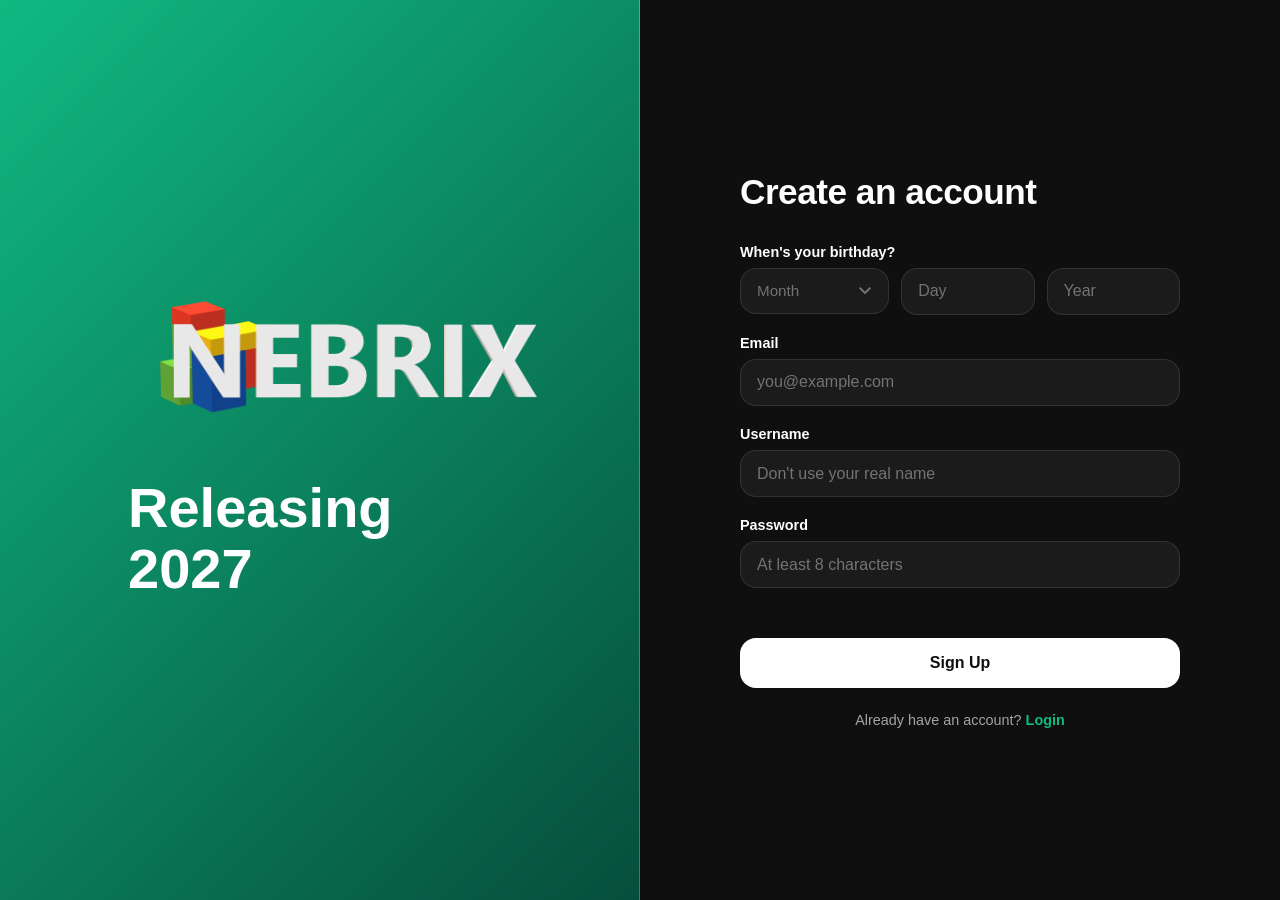
<file: index.html>
<!DOCTYPE html>
<html lang="en">
<head>
    <meta charset="UTF-8">
    <meta name="viewport" content="width=device-width, initial-scale=1.0">
    <title>Nebrix - Create Account</title>
    <link rel="icon" type="image/svg+xml" href="assets/images/nebrixlogo.png">
    <link href="https://fonts.googleapis.com/css2?family=Material+Symbols+Outlined:opsz,wght,FILL,GRAD@24,400,0,0&display=block" rel="stylesheet">
    <link rel="stylesheet" href="style.css">
    <script src="nebrix.js"></script>
</head>
<body>

    <div class="split-layout">
        <div class="left-pane">
            <div class="brand-content">
                <a href="#" class="nav-brand">
                    <img src="assets/images/nebrixlogo2.png" alt="Nebrix Logo" class="nav-logo-img">
                </a>
              <h1>Releasing 2027</h1>
            </div>
        </div>

        <div class="right-pane">
            <div class="form-container anim-fade-in-up">
                <h2>Create an account</h2>
                
                <form id="signup-form" class="anim-stagger-children">
                    <div class="form-group">
                        <label>When's your birthday?</label>
                        <div class="date-selects">
                            <div class="select-wrapper">
                                <select id="month" required>
                                    <option value="" disabled selected>Month</option>
                                    <option value="1">January</option>
                                    <option value="2">February</option>
                                    <option value="3">March</option>
                                    <option value="4">April</option>
                                    <option value="5">May</option>
                                    <option value="6">June</option>
                                    <option value="7">July</option>
                                    <option value="8">August</option>
                                    <option value="9">September</option>
                                    <option value="10">October</option>
                                    <option value="11">November</option>
                                    <option value="12">December</option>
                                </select>
                                <span class="material-symbols-outlined dropdown-icon">expand_more</span>
                            </div>
                            <input type="number" id="day" placeholder="Day" min="1" max="31" required>
                            <input type="number" id="year" placeholder="Year" min="1900" max="2026" required>
                        </div>
                    </div>

                    <div class="form-group">
                        <label for="email">Email</label>
                        <input type="email" id="email" placeholder="you@example.com" required>
                    </div>

                    <div class="form-group">
                        <label for="username">Username</label>
                        <input type="text" id="username" placeholder="Don't use your real name" required>
                    </div>

                    <div class="form-group">
                        <label for="password">Password</label>
                        <input type="password" id="password" placeholder="At least 8 characters" required>
                    </div>

                    <p id="auth-error" style="color:#ef4444; font-size:0.85rem; font-weight:600; min-height:20px; margin-bottom:10px; text-align:center;"></p>

                    <button type="submit" class="submit-btn" id="submit-btn">Sign Up</button>

                    <p class="login-link">
                        Already have an account? <a href="#" class="link-underline" onclick="showLoginModal(); return false;">Login</a>
                    </p>
                </form>
            </div>
        </div>
    </div>

    <script>
        document.querySelector('.submit-btn').addEventListener('click', function(e) {
            const ripple = document.createElement('span');
            ripple.className = 'ripple';
            
            const rect = this.getBoundingClientRect();
            const size = Math.max(rect.width, rect.height);
            ripple.style.width = ripple.style.height = size + 'px';
            ripple.style.left = (e.clientX - rect.left - size / 2) + 'px';
            ripple.style.top = (e.clientY - rect.top - size / 2) + 'px';
            
            this.appendChild(ripple);
            
            ripple.addEventListener('animationend', () => {
                ripple.remove();
            });
        });

        document.getElementById('signup-form').addEventListener('submit', async (e) => {
            e.preventDefault();
            
            const username = document.getElementById('username').value.trim();
            const email = document.getElementById('email').value.trim();
            const password = document.getElementById('password').value;
            const month = parseInt(document.getElementById('month').value);
            const day = parseInt(document.getElementById('day').value);
            const year = parseInt(document.getElementById('year').value);
            const errorMsg = document.getElementById('auth-error');
            const btn = document.getElementById('submit-btn');
            const form = document.getElementById('signup-form');

            errorMsg.textContent = "";
            
            if (!month || !day || !year) {
                errorMsg.textContent = "Please enter your complete birthday.";
                form.classList.add('anim-shake');
                setTimeout(() => form.classList.remove('anim-shake'), 500);
                return;
            }
            
            if (!email || !username || !password) {
                errorMsg.textContent = "Please fill in all fields.";
                form.classList.add('anim-shake');
                setTimeout(() => form.classList.remove('anim-shake'), 500);
                return;
            }
            
            btn.textContent = "Creating account";
            btn.classList.add('btn-loading');
            btn.style.opacity = "0.8";
            btn.style.pointerEvents = "none";

            try {
                const res = await fetch(API + "/register", {
                    method: "POST",
                    headers: { "Content-Type": "application/json" },
                    body: JSON.stringify({ 
                        username, 
                        email,
                        password,
                        birthYear: year,
                        birthMonth: month,
                        birthDay: day
                    })
                });
                
                const data = await res.json();

                if (data.message || res.ok) {
                    btn.textContent = "✓ Account Created!";
                    btn.classList.remove('btn-loading');
                    btn.style.background = "#10b981";
                    btn.style.borderColor = "#10b981";
                    btn.style.color = "#fff";
                    
                    setTimeout(async () => {
                        const loginRes = await fetch(API + "/login", {
                            method: "POST",
                            headers: { "Content-Type": "application/json" },
                            body: JSON.stringify({ username, password })
                        });
                        
                        const loginData = await loginRes.json();
                        
                        if (loginData.token) {
                            saveSession(loginData.token, username);
                            window.location.href = "home.html";
                        } else {
                            errorMsg.textContent = "Account created! Please log in.";
                            errorMsg.style.color = "#10b981";
                            btn.textContent = "Sign Up";
                            btn.style.background = "";
                            btn.style.borderColor = "";
                            btn.style.color = "";
                            btn.style.opacity = "1";
                            btn.style.pointerEvents = "auto";
                            showLoginModal();
                        }
                    }, 500);
                } else {
                    errorMsg.textContent = data.error || "Registration failed.";
                    btn.textContent = "Sign Up";
                    btn.classList.remove('btn-loading');
                    btn.style.opacity = "1";
                    btn.style.pointerEvents = "auto";
                    form.classList.add('anim-shake');
                    setTimeout(() => form.classList.remove('anim-shake'), 500);
                }
            } catch (err) {
                errorMsg.textContent = "Could not reach Nebrix servers.";
                btn.textContent = "Sign Up";
                btn.classList.remove('btn-loading');
                btn.style.opacity = "1";
                btn.style.pointerEvents = "auto";
                form.classList.add('anim-shake');
                setTimeout(() => form.classList.remove('anim-shake'), 500);
            }
        });
    </script>
</body>
</html>
</file>
<file: style.css>
:root {
    --green-top:    #10b981;
    --green-bottom: #064e3b;
    --bg-dark:      #0f0f0f;
    --bg-panel:     rgba(255, 255, 255, 0.03);
    --text-main:    #ffffff;
    --text-body:    #a3a3a3;
    --text-muted:   #737373;
    --btn-green:    #10b981;
    --btn-hover:    #059669;
    --border-color: rgba(255, 255, 255, 0.1);
    --input-bg:     rgba(255, 255, 255, 0.05);
    --radius-md:    16px;
    --radius-lg:    12px;
    
    --nav-h: 60px;
}

*, *::before, *::after {
    margin: 0;
    padding: 0;
    box-sizing: border-box;
    font-family: 'Segoe UI', Tahoma, Geneva, Verdana, sans-serif;
}

body {
    background-color: var(--bg-dark);
    color: var(--text-main);
    overflow-x: hidden;
}

a { color: inherit; text-decoration: none; }

.split-layout { display: flex; height: 100vh; width: 100vw; background-color: var(--bg-dark); }
.left-pane {
    flex: 1; max-width: 50%;
    background: linear-gradient(135deg, var(--green-top) 0%, var(--green-bottom) 100%);
    display: flex; flex-direction: column; justify-content: center;
    padding: 4rem 10%; margin: 0; height: 100vh;
    border-right: 1px solid rgba(255, 255, 255, 0.1);
}
.brand-content { position: relative; z-index: 1; }
.logo {
    display: inline-flex; align-items: center; gap: 0.75rem; font-size: 2rem;
    font-weight: 800; color: var(--text-main); text-decoration: none;
    margin-bottom: 4rem; letter-spacing: -0.5px;
}
.brand-content h1 { font-size: 3.5rem; line-height: 1.1; margin-bottom: 1.5rem; font-weight: 800; }
.brand-content h1 .accent { color: var(--text-main); }
.brand-content p { color: rgba(255, 255, 255, 0.9); font-size: 1.15rem; line-height: 1.6; max-width: 95%; }

.right-pane {
    flex: 1; display: flex; justify-content: center; align-items: center;
    background-color: var(--bg-dark); padding: 2rem; overflow-y: auto;
}

.form-container { width: 100%; max-width: 440px; }
.form-container h2 { font-size: 2.2rem; font-weight: 700; margin-bottom: 2rem; letter-spacing: -0.5px; }
.form-group { margin-bottom: 1.25rem; }
.form-group label { display: block; font-size: 0.9rem; font-weight: 600; color: var(--text-main); margin-bottom: 0.5rem; }

input[type="text"], input[type="password"], input[type="number"], input[type="email"] {
    width: 100%; background-color: var(--input-bg); border: 1px solid var(--border-color);
    color: var(--text-main); padding: 0.85rem 1rem; border-radius: var(--radius-md);
    font-size: 1rem; outline: none; transition: border-color 0.2s, background-color 0.2s, box-shadow 0.2s;
}
input[type="text"]:focus, input[type="password"]:focus, input[type="number"]:focus, input[type="email"]:focus {
    border-color: var(--btn-green); background-color: rgba(255, 255, 255, 0.08); box-shadow: 0 0 0 3px rgba(16, 185, 129, 0.15);
}
input::placeholder { color: var(--text-muted); }
input[type="number"]::-webkit-inner-spin-button, input[type="number"]::-webkit-outer-spin-button { -webkit-appearance: none; margin: 0; }
input[type="number"] { -moz-appearance: textfield; }

.date-selects { display: flex; gap: 0.75rem; }
.date-selects input[type="number"] { flex: 1; }
.select-wrapper { flex: 1.5; position: relative; }
.select-wrapper select {
    width: 100%; appearance: none; background-color: var(--input-bg); border: 1px solid var(--border-color);
    color: var(--text-main); padding: 0.85rem 2.5rem 0.85rem 1rem; border-radius: var(--radius-md);
    font-size: 0.95rem; outline: none; cursor: pointer; transition: border-color 0.2s, background-color 0.2s, box-shadow 0.2s;
}
.select-wrapper select:hover { background-color: rgba(255, 255, 255, 0.08); }
.select-wrapper select:focus {
    border-color: var(--btn-green); background-color: rgba(255, 255, 255, 0.08); box-shadow: 0 0 0 3px rgba(16, 185, 129, 0.15);
}
.select-wrapper select:invalid { color: var(--text-muted); }
.select-wrapper select option { background-color: var(--bg-dark); color: var(--text-main); padding: 10px; }
.dropdown-icon { position: absolute; right: 0.75rem; top: 50%; transform: translateY(-50%); pointer-events: none; color: var(--text-muted); transition: transform 0.3s ease, color 0.2s ease; }
.select-wrapper select:focus ~ .dropdown-icon { color: var(--btn-green); transform: translateY(-50%) rotate(180deg); }

.gender-options { display: flex; gap: 0.75rem; }
.gender-btn { flex: 0 0 auto; cursor: pointer; }
.gender-btn input[type="radio"] { display: none; }
.gender-box {
    background-color: var(--input-bg); border: 1px solid var(--border-color); border-radius: var(--radius-md);
    padding: 0.5rem 1.5rem; display: flex; justify-content: center; align-items: center; transition: all 0.2s; color: var(--text-muted);
}
.gender-btn input[type="radio"]:checked + .gender-box {
    border-color: var(--btn-green); color: var(--btn-green); background-color: rgba(16, 185, 129, 0.1); box-shadow: 0 0 0 3px rgba(16, 185, 129, 0.15);
}
.gender-box:hover { background-color: rgba(255, 255, 255, 0.1); }
.terms { font-size: 0.75rem; color: var(--text-muted); margin: 1.5rem 0; line-height: 1.5; }
.terms a { color: var(--text-body); text-decoration: underline; }
.terms a:hover { color: var(--text-main); }
.login-link { text-align: center; font-size: 0.9rem; color: var(--text-body); }
.login-link a { color: var(--btn-green); text-decoration: none; font-weight: 600; }
.login-link a:hover { text-decoration: underline; }
.nav-brand { display: flex; align-items: center; gap: 0.5rem; text-decoration: none; }
.nav-logo-img { width: 450px; height: auto; display: block; margin-bottom: 2rem; }

.submit-btn {
    width: 100%; background-color: var(--text-main); color: var(--bg-dark); border: none; padding: 1rem;
    font-size: 1rem; font-weight: 700; border-radius: var(--radius-md); cursor: pointer; transition: all 0.2s; margin-bottom: 1.5rem;
    position: relative; overflow: hidden;
}
.submit-btn:hover { background-color: var(--btn-green); color: var(--text-main); transform: translateY(-1px); }
.submit-btn::before {
    content: '';
    position: absolute;
    top: 0;
    left: -100%;
    width: 100%;
    height: 100%;
    background: linear-gradient(90deg, transparent, rgba(255, 255, 255, 0.25), transparent);
    transition: left 0.5s ease;
}
.submit-btn:hover::before { left: 100%; }

.btn-primary { 
    background: var(--btn-green); border: none; cursor: pointer; font-size: 0.95rem; font-weight: 700; color: #fff; 
    padding: 12px 24px; border-radius: var(--radius-md); display: inline-flex; align-items: center; gap: 8px; transition: all 0.2s;
}
.btn-primary:hover { background: var(--btn-hover); transform: translateY(-1px); }

.btn-secondary { 
    background: var(--input-bg); border: 1px solid var(--border-color); cursor: pointer; font-size: 0.95rem; font-weight: 700; 
    color: var(--text-main); padding: 12px 24px; border-radius: var(--radius-md); display: inline-flex; align-items: center; gap: 8px; transition: all 0.2s;
}
.btn-secondary:hover { background: rgba(255,255,255,0.08); border-color: var(--text-muted); }

#nebrix-nav {
    position: fixed; top: 0; width: 100%; z-index: 1000;
    display: flex; align-items: center; height: var(--nav-h);
    background: rgba(15, 15, 15, 0.85);
    backdrop-filter: blur(12px);
    border-bottom: 1px solid var(--border-color);
    padding: 0 20px;
}
.nav-brand-link {
    display: flex; align-items: center; gap: 10px;
    text-decoration: none; color: var(--text-main);
    padding-right: 20px; border-right: 1px solid var(--border-color);
    height: 100%;
}
.nav-logo-icon { width: 26px; height: 26px; }
.nav-brand-text { font-size: 1.1rem; font-weight: 800; letter-spacing: -0.3px; }
.nav-links { display: flex; height: 100%; margin-right: auto; }
.nav-links a {
    display: flex; align-items: center; padding: 0 18px;
    font-size: 0.88rem; font-weight: 600; color: var(--text-body);
    text-decoration: none; border-bottom: 3px solid transparent;
    transition: all 0.2s ease;
}
.nav-links a:hover, .nav-links a.active {
    color: var(--text-main);
    border-bottom-color: var(--btn-green);
    background: rgba(16, 185, 129, 0.05);
}
.nav-right { display: flex; align-items: center; gap: 8px; height: 100%; }
.nav-btn {
    display: inline-flex; align-items: center;
    padding: 8px 16px; border-radius: 10px;
    font-size: 0.82rem; font-weight: 700; text-transform: uppercase;
    letter-spacing: 0.3px; cursor: pointer;
    transition: all 0.2s ease; text-decoration: none;
    border: 1px solid transparent;
}
.nav-btn-signup { background: var(--btn-green); color: #fff; }
.nav-btn-signup:hover { background: var(--btn-hover); transform: translateY(-1px); box-shadow: 0 4px 12px rgba(16, 185, 129, 0.3); }
.nav-btn-login { background: transparent; color: var(--text-main); border-color: var(--border-color); }
.nav-btn-login:hover { background: rgba(255,255,255,0.05); border-color: var(--text-muted); }
.nav-btn-settings { background: transparent; color: var(--text-body); }
.nav-btn-settings:hover { color: var(--text-main); background: rgba(255,255,255,0.05); }
.nav-btn-logout { background: transparent; color: #ef4444; border-color: rgba(239, 68, 68, 0.3); }
.nav-btn-logout:hover { background: rgba(239, 68, 68, 0.1); border-color: #ef4444; }
.nav-user {
    display: flex; align-items: center; gap: 8px;
    padding: 6px 14px 6px 6px; border-radius: 12px;
    color: var(--text-main); font-weight: 700; font-size: 0.85rem;
    text-decoration: none; transition: all 0.2s ease;
    border: 1px solid var(--border-color);
}
.nav-user:hover { background: rgba(255,255,255,0.05); border-color: var(--btn-green); }
.nav-user-avatar {
    width: 30px; height: 30px; border-radius: 8px;
    background: linear-gradient(135deg, var(--green-top), var(--green-bottom));
    display: flex; align-items: center; justify-content: center;
    font-weight: 800; font-size: 0.85rem; color: #fff;
}

.modal-overlay {
    position: fixed; inset: 0;
    background: rgba(0, 0, 0, 0.7);
    backdrop-filter: blur(4px);
    z-index: 9999;
    display: flex; align-items: center; justify-content: center;
    animation: fadeIn 0.2s ease;
}
.modal-panel {
    background: #1a1a1a;
    border: 1px solid var(--border-color);
    border-radius: 20px;
    padding: 40px 32px 32px;
    width: 400px; max-width: 90vw;
    position: relative;
    box-shadow: 0 20px 60px rgba(0, 0, 0, 0.5);
    animation: fadeInUp 0.4s cubic-bezier(0.16, 1, 0.3, 1);
}
.modal-close {
    position: absolute; top: 14px; right: 18px;
    background: none; border: none;
    color: var(--text-muted); font-size: 1.5rem;
    cursor: pointer; font-weight: 300; line-height: 1;
    transition: color 0.2s;
}
.modal-close:hover { color: var(--text-main); }
.modal-title { font-size: 1.6rem; font-weight: 800; margin-bottom: 6px; color: var(--text-main); letter-spacing: -0.3px; }
.modal-subtitle { font-size: 0.9rem; color: var(--text-muted); margin-bottom: 24px; }
.modal-input-group { margin-bottom: 16px; }
.modal-input-group label {
    display: block; font-size: 0.8rem; font-weight: 700;
    color: var(--text-body); margin-bottom: 6px;
    text-transform: uppercase; letter-spacing: 0.5px;
}
.modal-input-group input {
    width: 100%; padding: 12px 14px;
    background: var(--input-bg); border: 1px solid var(--border-color);
    color: var(--text-main); border-radius: 12px;
    font-size: 0.95rem; outline: none;
    transition: border-color 0.2s, box-shadow 0.2s;
}
.modal-input-group input:focus {
    border-color: var(--btn-green);
    box-shadow: 0 0 0 3px rgba(16, 185, 129, 0.12);
}
.modal-input-group input::placeholder { color: var(--text-muted); }
.modal-error { color: #ef4444; font-size: 0.82rem; font-weight: 600; min-height: 20px; margin-bottom: 8px; }
.modal-btn {
    width: 100%; padding: 14px;
    background: var(--btn-green); border: none;
    color: #fff; font-size: 0.95rem; font-weight: 700;
    border-radius: 12px; cursor: pointer;
    transition: all 0.2s ease;
    text-transform: uppercase; letter-spacing: 0.5px;
}
.modal-btn:hover { background: var(--btn-hover); transform: translateY(-1px); box-shadow: 0 6px 20px rgba(16, 185, 129, 0.3); }
.modal-switch { text-align: center; margin-top: 18px; font-size: 0.85rem; color: var(--text-muted); }
.modal-switch a { color: var(--btn-green); font-weight: 700; text-decoration: none; }
.modal-switch a:hover { text-decoration: underline; }

.page-banner {
    background: linear-gradient(135deg, var(--green-top) 0%, var(--green-bottom) 100%);
    border-bottom: 1px solid var(--border-color);
    padding: 40px 10%;
    border-radius: var(--radius-md);
    overflow: hidden; 
    display: flex;
    align-items: center;
    justify-content: space-between;
    flex-wrap: wrap;
    gap: 20px;
    margin-top: var(--nav-h);
}
.page-banner h1 { font-size: 2.2rem; font-weight: 800; color: #ffffff; margin: 0; }
.page-banner h1 span { color: rgba(255, 255, 255, 0.8); }
.page-banner p { color: rgba(255, 255, 255, 0.9); font-size: 1.1rem; margin: 8px 0 0 0; }
.main-content { max-width: 1100px; margin: 0 auto; padding: 40px 20px; }
.section { margin-bottom: 40px; }
.section-header { 
    display: flex; align-items: center; justify-content: space-between; margin-bottom: 20px; 
    padding-bottom: 10px; border-bottom: 1px solid var(--border-color); 
}
.section-title { font-size: 1.2rem; font-weight: 700; color: var(--text-main); display: flex; align-items: center; gap: 8px; }
.card-grid { display: grid; grid-template-columns: repeat(auto-fill, minmax(260px, 1fr)); gap: 16px; }
.panel-card {
    background: var(--bg-panel); padding: 20px; display: flex; flex-direction: column; gap: 8px;
    border: 1px solid var(--border-color); border-radius: var(--radius-lg); transition: all 0.2s; cursor: default;
}
.panel-card.clickable:hover { border-color: var(--btn-green); cursor: pointer; transform: translateY(-2px); box-shadow: 0 4px 20px rgba(0,0,0,0.3); }
.game-card-title { font-size: 1.15rem; font-weight: 700; color: var(--text-main); }
.game-card-author { font-size: 0.85rem; font-weight: 600; color: var(--text-muted); }
.game-card-desc { font-size: 0.9rem; color: var(--text-body); margin-top: 4px; flex: 1; }
.game-card-meta { font-size: 0.8rem; color: var(--text-muted); font-weight: 600; margin-top: 8px; display: flex; justify-content: space-between; }
.game-card-play { 
    margin-top: 12px; padding: 10px 0; border: 1px solid var(--btn-green); border-radius: var(--radius-md); 
    background: transparent; color: var(--btn-green); width: 100%; display: flex; align-items: center; justify-content: center; 
    gap: 6px; font-weight: 700; font-size: 0.95rem; cursor: pointer; transition: all 0.2s; 
}
.game-card-play:hover { background: var(--btn-green); color: var(--bg-dark); }
.empty-state { 
    grid-column: 1/-1; padding: 40px; text-align: center; border: 1px dashed var(--border-color); 
    border-radius: var(--radius-lg); font-weight: 600; color: var(--text-muted); 
}
footer { 
    background: var(--bg-panel); padding: 30px 10%; border-top: 1px solid var(--border-color); 
    display: flex; justify-content: space-between; align-items: center; margin-top: 40px;
}
.footer-left { font-weight: 800; color: var(--text-main); font-size: 1.1rem; }
.footer-copy { font-size: 0.85rem; color: var(--text-muted); }

@keyframes fadeInUp {
    from { opacity: 0; transform: translateY(20px); }
    to   { opacity: 1; transform: translateY(0); }
}
@keyframes slideInLeft {
    from { opacity: 0; transform: translateX(-15px); }
    to   { opacity: 1; transform: translateX(0); }
}
@keyframes fadeIn {
    from { opacity: 0; }
    to   { opacity: 1; }
}
@keyframes shake {
    0%, 100% { transform: translateX(0); }
    10%, 30%, 50%, 70%, 90% { transform: translateX(-4px); }
    20%, 40%, 60%, 80% { transform: translateX(4px); }
}
@keyframes spin {
    to { transform: rotate(360deg); }
}
@keyframes ripple {
    to { transform: scale(4); opacity: 0; }
}
.anim-fade-in-up {
    animation: fadeInUp 0.6s cubic-bezier(0.16, 1, 0.3, 1) forwards;
    opacity: 0;
}
.anim-stagger-children > * {
    animation: slideInLeft 0.5s cubic-bezier(0.16, 1, 0.3, 1) forwards;
    opacity: 0;
}
.anim-stagger-children > *:nth-child(1) { animation-delay: 0.1s; }
.anim-stagger-children > *:nth-child(2) { animation-delay: 0.2s; }
.anim-stagger-children > *:nth-child(3) { animation-delay: 0.3s; }
.anim-stagger-children > *:nth-child(4) { animation-delay: 0.4s; }
.anim-stagger-children > *:nth-child(5) { animation-delay: 0.5s; }
.anim-stagger-children > *:nth-child(6) { animation-delay: 0.6s; }
.anim-stagger-children > *:nth-child(7) { animation-delay: 0.7s; }
.anim-stagger-children > *:nth-child(8) { animation-delay: 0.8s; }
.anim-shake { animation: shake 0.5s cubic-bezier(0.36, 0.07, 0.19, 0.97) both; }
.ripple {
    position: absolute;
    border-radius: 50%;
    background: rgba(16, 185, 129, 0.5);
    transform: scale(0);
    animation: ripple 0.6s ease-out;
    pointer-events: none;
}
.btn-loading::after {
    content: '';
    display: inline-block;
    width: 16px; height: 16px;
    border: 2px solid transparent;
    border-top-color: #0f0f0f;
    border-radius: 50%;
    margin-left: 8px;
    animation: spin 0.6s linear infinite;
    vertical-align: middle;
}
.form-group:focus-within label {
    color: var(--btn-green);
    transition: color 0.3s ease;
}
.link-underline {
    position: relative;
    transition: color 0.3s ease;
}
.link-underline::after {
    content: '';
    position: absolute;
    bottom: -2px; left: 0;
    width: 0; height: 2px;
    background: var(--btn-green);
    transition: width 0.3s ease;
}
.link-underline:hover::after { width: 100%; }

@media (max-width: 900px) {
    .split-layout { flex-direction: column; height: auto; overflow: auto; }
    .left-pane { max-width: 100%; width: 100%; height: auto; padding: 4rem 2rem; text-align: center; border-right: none; border-bottom: 1px solid var(--border-color); }
    .brand-content h1 { font-size: 2.5rem; }
    .brand-content p { margin: 0 auto; }
    .logo { margin-bottom: 2rem; justify-content: center; }
    .right-pane { padding: 3rem 2rem; }
}
</file>
